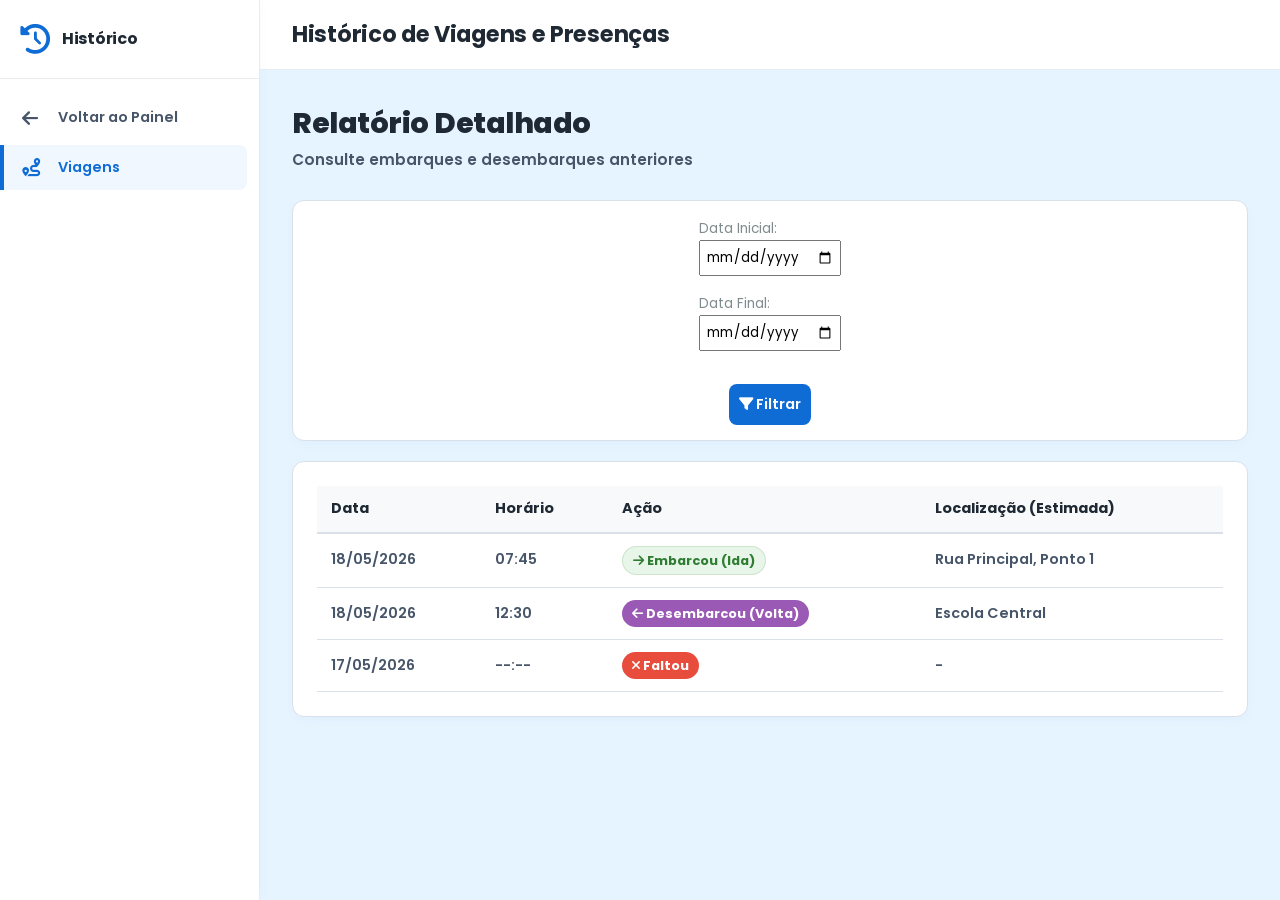
<file: pages/historico.html>
<!DOCTYPE html>
<html lang="pt-BR">
<head>
  <meta charset="UTF-8" />
  <meta name="viewport" content="width=device-width, initial-scale=1.0" />
  <title>Vantrack - Histórico e Relatórios</title>
  <link rel="stylesheet" href="../assets/css/global.css" />
  <link rel="stylesheet" href="../assets/css/dashboard.css" />
  <link rel="stylesheet" href="https://cdnjs.cloudflare.com/ajax/libs/font-awesome/6.0.0-beta3/css/all.min.css" />
  <link href="https://fonts.googleapis.com/css2?family=Poppins:wght@300;400;500;600;700&display=swap" rel="stylesheet" />
</head>
<body>
  <div class="dashboard-container">
    <aside class="sidebar">
      <div class="sidebar-header">
        <i class="fas fa-history"></i>
        <h3>Histórico</h3>
      </div>
      <nav class="sidebar-menu">
        <a href="#" class="menu-item" id="btn-voltar-dashboard">
          <i class="fas fa-arrow-left"></i>
          <span>Voltar ao Painel</span>
        </a>
        <a href="#viagens" class="menu-item active" data-menu="viagens">
          <i class="fas fa-route"></i>
          <span>Viagens</span>
        </a>
      </nav>
    </aside>

    <main class="main-content">
      <header class="top-bar">
        <div class="top-bar-left">
          <h2 id="page-title">Histórico de Viagens e Presenças</h2>
        </div>
      </header>

      <div class="content-area">
        <section id="viagens-section" class="dashboard-section active">
          <div class="section-header">
            <h1>Relatório Detalhado</h1>
            <p>Consulte embarques e desembarques anteriores</p>
          </div>

          <!-- Filtros -->
          <div class="cards-grid" style="margin-bottom: 20px;">
              <div class="card" style="padding: 15px; display: flex; gap: 15px; align-items: center;">
                  <div>
                      <label style="font-size: 0.85rem; color: #7f8c8d;">Data Inicial:</label><br/>
                      <input type="date" class="form-input" style="padding: 5px;" />
                  </div>
                  <div>
                      <label style="font-size: 0.85rem; color: #7f8c8d;">Data Final:</label><br/>
                      <input type="date" class="form-input" style="padding: 5px;" />
                  </div>
                  <div style="margin-top: 18px;">
                      <button class="btn-primary-small"><i class="fas fa-filter"></i> Filtrar</button>
                  </div>
              </div>
          </div>

          <div class="cards-grid">
            <div class="card list-card" style="grid-column: 1 / -1;">
              <div class="card-body">
                <table class="alunos-table">
                  <thead>
                    <tr>
                      <th>Data</th>
                      <th>Horário</th>
                      <th>Ação</th>
                      <th>Localização (Estimada)</th>
                    </tr>
                  </thead>
                  <tbody id="historico-table-body">
                    <tr>
                      <td>18/05/2026</td>
                      <td>07:45</td>
                      <td><span class="badge badge-ativa"><i class="fas fa-arrow-right"></i> Embarcou (Ida)</span></td>
                      <td>Rua Principal, Ponto 1</td>
                    </tr>
                    <tr>
                      <td>18/05/2026</td>
                      <td>12:30</td>
                      <td><span class="badge" style="background: #9b59b6; color: white;"><i class="fas fa-arrow-left"></i> Desembarcou (Volta)</span></td>
                      <td>Escola Central</td>
                    </tr>
                    <tr>
                      <td>17/05/2026</td>
                      <td>--:--</td>
                      <td><span class="badge badge-aguardando" style="background: #e74c3c; color: white;"><i class="fas fa-times"></i> Faltou</span></td>
                      <td>-</td>
                    </tr>
                  </tbody>
                </table>
              </div>
            </div>
          </div>
        </section>
      </div>
    </main>
  </div>
  <script src="../assets/js/historico.js"></script>
</body>
</html>
</file>
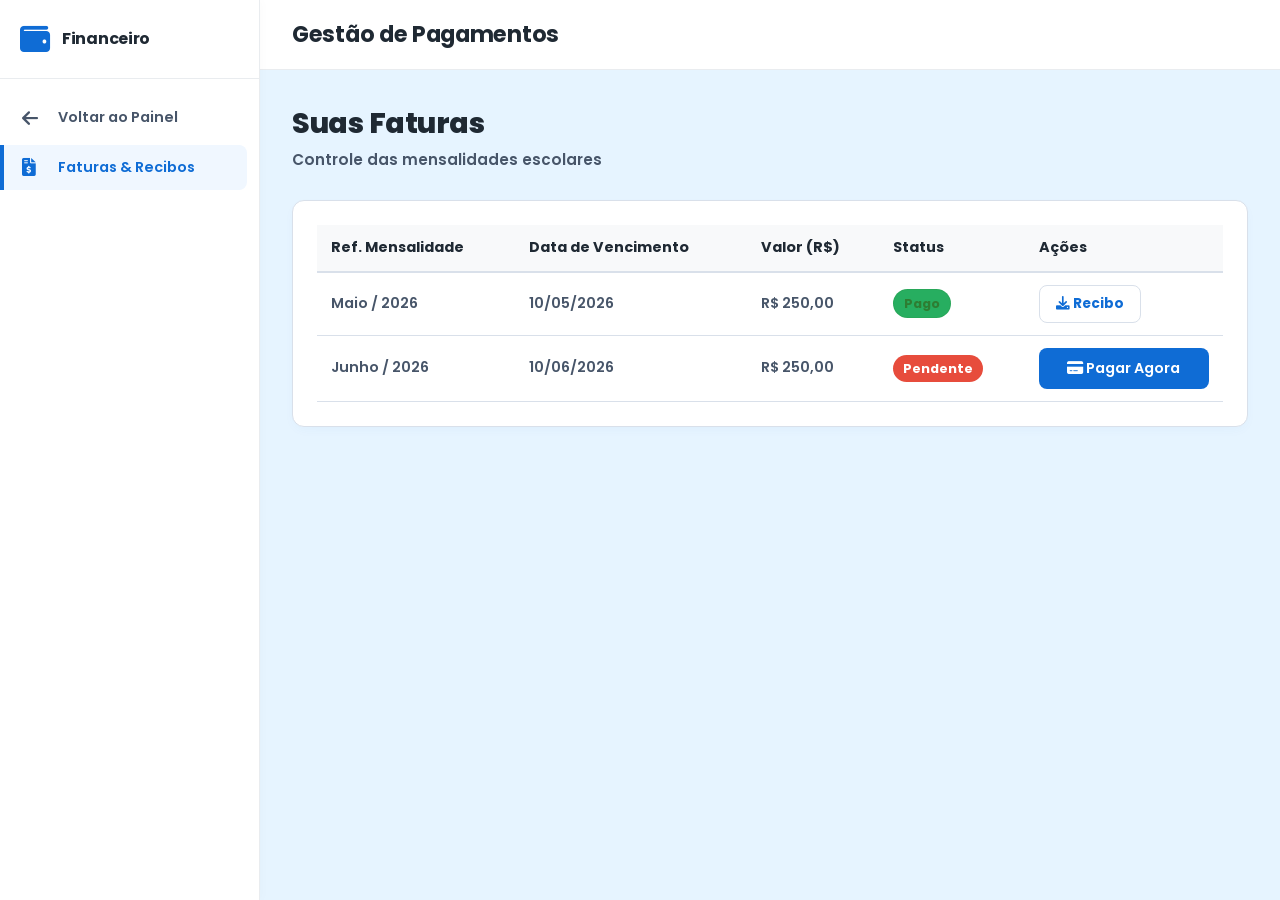
<file: pages/pagamentos.html>
<!DOCTYPE html>
<html lang="pt-BR">
<head>
  <meta charset="UTF-8" />
  <meta name="viewport" content="width=device-width, initial-scale=1.0" />
  <title>Vantrack - Pagamentos</title>
  <link rel="stylesheet" href="../assets/css/global.css" />
  <link rel="stylesheet" href="../assets/css/dashboard.css" />
  <link rel="stylesheet" href="https://cdnjs.cloudflare.com/ajax/libs/font-awesome/6.0.0-beta3/css/all.min.css" />
  <link href="https://fonts.googleapis.com/css2?family=Poppins:wght@300;400;500;600;700&display=swap" rel="stylesheet" />
</head>
<body>
  <div class="dashboard-container">
    <aside class="sidebar">
      <div class="sidebar-header">
        <i class="fas fa-wallet"></i>
        <h3>Financeiro</h3>
      </div>
      <nav class="sidebar-menu">
        <a href="#" class="menu-item" id="btn-voltar-dashboard">
          <i class="fas fa-arrow-left"></i>
          <span>Voltar ao Painel</span>
        </a>
        <a href="#faturas" class="menu-item active" data-menu="faturas">
          <i class="fas fa-file-invoice-dollar"></i>
          <span>Faturas & Recibos</span>
        </a>
      </nav>
    </aside>

    <main class="main-content">
      <header class="top-bar">
        <div class="top-bar-left">
          <h2 id="page-title">Gestão de Pagamentos</h2>
        </div>
      </header>

      <div class="content-area">
        <section id="faturas-section" class="dashboard-section active">
          <div class="section-header">
            <h1>Suas Faturas</h1>
            <p>Controle das mensalidades escolares</p>
          </div>

          <div class="cards-grid">
            <div class="card list-card" style="grid-column: 1 / -1;">
              <div class="card-body">
                <table class="alunos-table">
                  <thead>
                    <tr>
                      <th>Ref. Mensalidade</th>
                      <th>Data de Vencimento</th>
                      <th>Valor (R$)</th>
                      <th>Status</th>
                      <th>Ações</th>
                    </tr>
                  </thead>
                  <tbody id="pagamentos-table-body">
                    <tr>
                      <td>Maio / 2026</td>
                      <td>10/05/2026</td>
                      <td>R$ 250,00</td>
                      <td><span class="badge badge-ativa" style="background: #27ae60;">Pago</span></td>
                      <td><button class="btn-small"><i class="fas fa-download"></i> Recibo</button></td>
                    </tr>
                    <tr>
                      <td>Junho / 2026</td>
                      <td>10/06/2026</td>
                      <td>R$ 250,00</td>
                      <td><span class="badge badge-aguardando" style="background: #e74c3c; color: white;">Pendente</span></td>
                      <td><button class="btn-primary-small"><i class="fas fa-credit-card"></i> Pagar Agora</button></td>
                    </tr>
                  </tbody>
                </table>
              </div>
            </div>
          </div>
        </section>
      </div>
    </main>
  </div>
  <script src="../assets/js/pagamentos.js"></script>
</body>
</html>
</file>
<file: assets/css/global.css>
:root {
  /* Original Palette */
  --primary-blue: #0F6CD5;
  --primary-blue-dark: #0a56ac;
  --primary-blue-light: #007bff;
  
  --bg-dark: #05386B;
  --bg-darker: #03254a;
  --bg-light: #e6f4ff;
  --bg-lighter: #bfe3ff;
  
  /* Slate Typography */
  --text-primary: #1f2933;
  --text-secondary: #475569;
  --text-muted: #64748B;
  
  /* Borders and Inputs */
  --border-gray: #d9e0ea;
  --placeholder-gray: #a9b4c3;
  --input-bg: #f6f8fb;
  --input-focus-border: #0F6CD5;
  
  --white: #ffffff;
  --card-border: rgba(15, 108, 213, 0.08);
  
  /* Exquisite minimalist shadows */
  --shadow-sm: 0 1px 3px rgba(15, 108, 213, 0.04);
  --shadow-md: 0 4px 12px -2px rgba(15, 108, 213, 0.06);
  --shadow-lg: 0 10px 25px -5px rgba(15, 108, 213, 0.08);
  --shadow-xl: 0 16px 36px -10px rgba(15, 108, 213, 0.12);
  --shadow-text: 0 2px 4px rgba(0, 0, 0, 0.1);
  
  /* Transitions */
  --transition-smooth: all 0.25s cubic-bezier(0.4, 0, 0.2, 1);
  --transition-fast: all 0.15s cubic-bezier(0.4, 0, 0.2, 1);
}

html {
  width: 100%;
  height: 100%;
  max-width: 100%;
  overflow-x: hidden;
  scroll-behavior: smooth;
}

body {
  width: 100%;
  max-width: 100%;
  overflow-x: hidden;
  font-family: "Poppins", system-ui, -apple-system, BlinkMacSystemFont, "Segoe UI", sans-serif;
  color: var(--text-primary);
  background-color: var(--bg-light);
  line-height: 1.5;
  -webkit-font-smoothing: antialiased;
  -moz-osx-font-smoothing: grayscale;
}

input, select, button, textarea {
  font-family: inherit;
}

button {
  cursor: pointer;
}

a {
  text-decoration: none;
  color: inherit;
}

img {
  max-width: 100%;
  height: auto;
  display: block;
}

/* Glassmorphism Card Utility */
.glass-card {
  background: var(--white);
  border: 1px solid var(--card-border);
  box-shadow: var(--shadow-md);
  border-radius: 16px;
  transition: var(--transition-smooth);
}

/* Scrollbar Customization */
::-webkit-scrollbar {
  width: 6px;
  height: 6px;
}

::-webkit-scrollbar-track {
  background: rgba(0, 0, 0, 0.01);
  border-radius: 4px;
}

::-webkit-scrollbar-thumb {
  background: rgba(15, 108, 213, 0.15);
  border-radius: 4px;
  transition: var(--transition-fast);
}

::-webkit-scrollbar-thumb:hover {
  background: rgba(15, 108, 213, 0.3);
}

/* Premium Dynamic Toasts */
.toast {
  position: fixed;
  bottom: -100px;
  left: 50%;
  transform: translateX(-50%);
  padding: 14px 24px;
  border-radius: 12px;
  font-weight: 600;
  font-size: 14px;
  z-index: 9999;
  transition: bottom 0.4s cubic-bezier(0.175, 0.885, 0.32, 1.275);
  max-width: 90%;
  box-shadow: var(--shadow-lg);
  display: flex;
  align-items: center;
  gap: 10px;
  background-color: var(--white);
  border: 1px solid var(--border-gray);
}

.toast.show {
  bottom: 30px;
}

.toast-success {
  border-left: 4px solid #10b981;
  color: #0f766e;
}

.toast-warning {
  border-left: 4px solid #f59e0b;
  color: #b45309;
}

.toast-error {
  border-left: 4px solid #ef4444;
  color: #b91c1c;
}

.error-message {
  display: none;
  color: #ef4444;
  font-size: 12px;
  margin-top: 4px;
  font-weight: 500;
  animation: fadeIn 0.2s ease-in-out;
}

input.is-invalid,
select.is-invalid,
textarea.is-invalid {
  border-color: #ef4444 !important;
  background-color: #fef2f2;
}

.password-strength {
  margin-top: 8px;
  font-size: 12px;
  font-weight: 600;
  transition: var(--transition-fast);
}

.btn.is-loading {
  opacity: 0.7;
  pointer-events: none;
  position: relative;
  color: transparent !important;
}

.btn.is-loading::after {
  content: "";
  position: absolute;
  width: 16px;
  height: 16px;
  top: 50%;
  left: 50%;
  margin-top: -8px;
  margin-left: -8px;
  border: 2px solid rgba(15, 108, 213, 0.2);
  border-top-color: var(--primary-blue);
  border-radius: 50%;
  animation: spin 0.6s linear infinite;
}

.spinner {
  display: inline-block;
  width: 14px;
  height: 14px;
  border: 2px solid rgba(15, 108, 213, 0.2);
  border-top-color: var(--primary-blue);
  border-radius: 50%;
  animation: spin 0.6s linear infinite;
  margin-right: 8px;
}

@keyframes spin {
  to { transform: rotate(360deg); }
}

@keyframes fadeIn {
  from { opacity: 0; transform: translateY(-3px); }
  to { opacity: 1; transform: translateY(0); }
}

/* ========================================
   DYNAMIC GLOBAL NOTIFICATIONS (TOASTS)
   ======================================== */
.container-notificacoes {
  position: fixed;
  top: 24px;
  left: 50%;
  transform: translateX(-50%);
  z-index: 10000;
  display: flex;
  flex-direction: column;
  gap: 12px;
  pointer-events: none;
  width: 100%;
  max-width: 400px;
}

.notificacao {
  display: flex;
  align-items: center;
  gap: 12px;
  padding: 14px 20px;
  border-radius: 12px;
  font-size: 14px;
  font-weight: 600;
  box-shadow: var(--shadow-md);
  animation: slideDownNotification 0.4s cubic-bezier(0.16, 1, 0.3, 1) forwards;
  pointer-events: auto;
  border: 1px solid var(--border-gray);
  background-color: var(--white);
}

.notificacao span:first-child {
  font-size: 18px;
  flex-shrink: 0;
}

.notificacao-erro {
  color: #ef4444;
  border-left: 4px solid #ef4444;
}

.notificacao-sucesso {
  color: #10b981;
  border-left: 4px solid #10b981;
}

.notificacao-aviso {
  color: #f59e0b;
  border-left: 4px solid #f59e0b;
}

.notificacao-info {
  color: #0f6cd5;
  border-left: 4px solid #0f6cd5;
}

@keyframes slideDownNotification {
  from {
    transform: translate3d(0, -20px, 0);
    opacity: 0;
  }
  to {
    transform: translate3d(0, 0, 0);
    opacity: 1;
  }
}
</file>
<file: assets/css/dashboard.css>
:root {
  --sidebar-width: 260px;
  --topbar-height: 70px;
  --color-sidebar-bg: #ffffff; /* Pure white sidebar */
  --color-sidebar-border: #e9ecef;
  --color-menu-hover: #f8f9fa;
  --color-menu-active: #0F6CD5; /* Original royal blue */
  --color-page-bg: #e6f4ff; /* Original light sky-blue background */
  --color-card-bg: #ffffff;
  --color-card-shadow: 0 4px 12px -2px rgba(15, 108, 213, 0.04);
  --color-text-primary: #1f2933;
  --color-text-secondary: #475569;
  --color-text-light: #a9b4c3;
  --color-border: #d9e0ea;
  --color-success: #10B981;
  --color-danger: #EF4444;
  --color-warning: #f59e0b;
  --color-blue: #0F6CD5;
  --color-dark-blue: #0a56ac;
  --transition: all 0.25s cubic-bezier(0.4, 0, 0.2, 1);
}

* {
  box-sizing: border-box;
}

body {
  margin: 0;
  padding: 0;
  max-width: 100%;
  overflow-x: hidden;
  font-family: "Poppins", system-ui, -apple-system, BlinkMacSystemFont, "Segoe UI", sans-serif;
  background-color: var(--color-page-bg);
  color: var(--color-text-primary);
}

.dashboard-container {
  display: flex;
  min-height: 100vh;
}

/* Sidebar Minimalista Branca */
.sidebar {
  width: var(--sidebar-width);
  background-color: var(--color-sidebar-bg);
  border-right: 1px solid var(--color-sidebar-border);
  display: flex;
  flex-direction: column;
  position: fixed;
  height: 100vh;
  left: 0;
  top: 0;
  overflow-y: auto;
  z-index: 100;
  box-shadow: 2px 0 10px rgba(0, 0, 0, 0.02);
}

.sidebar-header {
  padding: 24px 20px;
  border-bottom: 1px solid var(--color-sidebar-border);
  display: flex;
  align-items: center;
  gap: 12px;
}

.sidebar-header i {
  font-size: 30px;
  color: var(--color-blue);
}

.sidebar-header h3 {
  margin: 0;
  font-size: 1rem;
  font-weight: 700;
  color: var(--color-text-primary);
  flex: 1;
  white-space: nowrap;
  overflow: hidden;
  text-overflow: ellipsis;
  letter-spacing: -0.3px;
}

.sidebar-menu {
  flex: 1;
  padding: 16px 0;
  display: flex;
  flex-direction: column;
  gap: 4px;
}

.menu-item {
  padding: 12px 18px;
  display: flex;
  align-items: center;
  gap: 12px;
  color: var(--color-text-secondary);
  text-decoration: none;
  transition: var(--transition);
  border-left: 4px solid transparent;
  margin-right: 12px;
  border-radius: 0 8px 8px 0;
}

.menu-item i {
  font-size: 1.15rem;
  min-width: 24px;
  transition: var(--transition);
}

.menu-item span {
  font-weight: 600;
  font-size: 0.9rem;
}

.menu-item:hover {
  background-color: var(--color-menu-hover);
  color: var(--color-blue);
}

.menu-item:hover i {
  transform: translateX(2px);
}

.menu-item.active {
  background-color: #f0f7ff;
  border-left-color: var(--color-blue);
  color: var(--color-menu-active);
}

.menu-item.active i {
  color: var(--color-blue) !important;
}

.sidebar-footer {
  padding: 16px 20px;
  border-top: 1px solid var(--color-sidebar-border);
}

.btn-logout {
  width: 100%;
  padding: 10px 14px;
  display: flex;
  align-items: center;
  justify-content: center;
  gap: 10px;
  background-color: #fee;
  color: #d32f2f;
  border: none;
  border-radius: 8px;
  font-weight: 600;
  font-size: 0.9rem;
  cursor: pointer;
  transition: var(--transition);
  font-family: inherit;
}

.btn-logout:hover {
  background-color: #fdd;
}

.main-content {
  flex: 1;
  margin-left: var(--sidebar-width);
  display: flex;
  flex-direction: column;
  min-height: 100vh;
}

/* Topbar Plana Minimalista */
.top-bar {
  height: var(--topbar-height);
  background-color: var(--color-card-bg);
  border-bottom: 1px solid var(--color-sidebar-border);
  display: flex;
  align-items: center;
  justify-content: space-between;
  padding: 0 32px;
  position: sticky;
  top: 0;
  z-index: 90;
}

.top-bar-left h2 {
  margin: 0;
  font-size: 1.4rem;
  font-weight: 700;
  color: var(--color-text-primary);
  letter-spacing: -0.3px;
}

.top-bar-right {
  display: flex;
  align-items: center;
}

.profile-widget {
  display: flex;
  align-items: center;
  gap: 12px;
}

.avatar {
  width: 36px;
  height: 36px;
  border-radius: 50%;
  object-fit: cover;
  border: 1px solid var(--color-border);
}

#profile-name {
  font-weight: 600;
  color: var(--color-text-primary);
  font-size: 0.9rem;
}

.content-area {
  flex: 1;
  padding: 32px;
  overflow-y: auto;
}

.dashboard-section {
  display: none;
}

.dashboard-section.active {
  display: block;
  animation: dashboardFadeIn 0.4s cubic-bezier(0.16, 1, 0.3, 1) forwards;
}

@keyframes dashboardFadeIn {
  from {
    opacity: 0;
    transform: translateY(10px);
  }
  to {
    opacity: 1;
    transform: translateY(0);
  }
}

.section-header {
  margin-bottom: 28px;
}

.section-header h1 {
  margin: 0 0 4px 0;
  font-size: 1.8rem;
  font-weight: 800;
  color: var(--color-text-primary);
  letter-spacing: -0.5px;
}

.section-header p {
  margin: 0;
  font-size: 0.95rem;
  color: var(--color-text-secondary);
  font-weight: 600;
}

.cards-grid {
  display: grid;
  grid-template-columns: repeat(auto-fit, minmax(350px, 1fr));
  gap: 24px;
  margin-bottom: 24px;
}

.rastreamento-grid {
  grid-template-columns: 2fr 1fr;
}

@media (max-width: 1200px) {
  .rastreamento-grid {
    grid-template-columns: 1fr;
  }

  .status-container {
    display: grid;
    grid-template-columns: repeat(2, 1fr);
    gap: 24px;
  }
}

@media (max-width: 768px) {
  .status-container {
    grid-template-columns: 1fr;
  }

  .cards-grid {
    grid-template-columns: 1fr;
  }
}

.card {
  background-color: var(--color-card-bg);
  border-radius: 12px;
  box-shadow: var(--color-card-shadow);
  overflow: hidden;
  display: flex;
  flex-direction: column;
  transition: var(--transition);
  border: 1px solid var(--color-border);
}

.card:hover {
  transform: translateY(-2px);
  box-shadow: 0 8px 24px -2px rgba(15, 108, 213, 0.06);
  border-color: rgba(15, 108, 213, 0.15);
}

.card-header {
  padding: 20px 24px;
  border-bottom: 1px solid var(--color-border);
  display: flex;
  align-items: center;
  gap: 12px;
}

.card-header i {
  font-size: 1.4rem;
  color: var(--color-blue);
}

.card-header h3 {
  margin: 0;
  font-size: 1.05rem;
  font-weight: 700;
  color: var(--color-text-primary);
  letter-spacing: -0.3px;
}

.card-body {
  padding: 24px;
  flex: 1;
}

.card-footer {
  padding: 12px 24px;
  border-top: 1px solid var(--color-border);
  display: flex;
  justify-content: space-between;
  align-items: center;
  background-color: #f8f9fa;
}

.info-text {
  font-size: 0.85rem;
  color: var(--color-text-secondary);
  font-weight: 600;
}

.checklist-alunos {
  list-style: none;
  margin: 0;
  padding: 0;
  display: flex;
  flex-direction: column;
  gap: 10px;
}

.aluno-item {
  display: flex;
  align-items: center;
  justify-content: space-between;
  padding: 12px 16px;
  background-color: #f8f9fa;
  border-radius: 10px;
  border-left: 3px solid transparent;
  transition: var(--transition);
}

.aluno-item:hover {
  background-color: #f1f3f5;
  transform: translateX(2px);
}

.aluno-nome {
  font-weight: 600;
  color: var(--color-text-primary);
  font-size: 0.95rem;
}

.aluno-status {
  display: flex;
  gap: 8px;
}

.btn-status {
  width: 32px;
  height: 32px;
  border: none;
  border-radius: 50%;
  display: flex;
  align-items: center;
  justify-content: center;
  cursor: pointer;
  font-size: 0.95rem;
  transition: var(--transition);
}

.btn-confirmar {
  background-color: #e8f5e9;
  color: var(--color-success);
  border: 1px solid rgba(16, 185, 129, 0.15);
}

.btn-confirmar:hover,
.btn-confirmar.active {
  background-color: var(--color-success);
  color: white;
}

.btn-negado {
  background-color: #ffebee;
  color: var(--color-danger);
  border: 1px solid rgba(239, 68, 68, 0.15);
}

.btn-negado:hover,
.btn-negado.active {
  background-color: var(--color-danger);
  color: white;
}

.mapa-placeholder {
  min-height: 220px;
  background-color: #f8f9fa;
  border-radius: 10px;
  display: flex;
  flex-direction: column;
  align-items: center;
  justify-content: center;
  gap: 10px;
  margin-bottom: 16px;
  border: 1px dashed var(--color-border);
}

.mapa-placeholder i {
  font-size: 3rem;
  color: var(--color-text-light);
  animation: mapPulse 2s infinite;
}

@keyframes mapPulse {
  0%, 100% { transform: scale(1); opacity: 0.7; }
  50% { transform: scale(1.05); opacity: 0.9; }
}

.mapa-placeholder p {
  margin: 0;
  color: var(--color-text-secondary);
  font-size: 0.9rem;
  font-weight: 600;
}

.rota-info {
  display: grid;
  grid-template-columns: repeat(3, 1fr);
  gap: 12px;
}

.info-item {
  display: flex;
  flex-direction: column;
  gap: 4px;
  padding: 10px;
  background-color: #f8f9fa;
  border-radius: 10px;
  border: 1px solid var(--color-border);
}

.info-item .label {
  font-size: 0.75rem;
  color: var(--color-text-light);
  text-transform: uppercase;
  letter-spacing: 0.5px;
  font-weight: 700;
}

.info-item .value {
  font-size: 1rem;
  font-weight: 700;
  color: var(--color-blue);
}

.mensagens-list {
  list-style: none;
  margin: 0;
  padding: 0;
  display: flex;
  flex-direction: column;
  gap: 10px;
  max-height: 300px;
  overflow-y: auto;
}

.mensagem-item {
  padding: 14px;
  background-color: #f8f9fa;
  border-radius: 10px;
  border-left: 3px solid var(--color-blue);
}

.mensagem-header {
  display: flex;
  justify-content: space-between;
  margin-bottom: 8px;
}

.remetente-nome {
  font-weight: 700;
  color: var(--color-text-primary);
  font-size: 0.9rem;
}

.timestamp {
  font-size: 0.8rem;
  color: var(--color-text-light);
  font-weight: 600;
}

.mensagem-texto {
  margin: 0;
  color: var(--color-text-secondary);
  font-size: 0.9rem;
  line-height: 1.4;
}

.btn-primary-small {
  width: 100%;
  padding: 10px;
  background-color: var(--color-blue);
  color: white;
  border: none;
  border-radius: 8px;
  font-weight: 600;
  font-size: 0.9rem;
  cursor: pointer;
  transition: var(--transition);
  font-family: inherit;
}

.btn-primary-small:hover {
  background-color: var(--color-dark-blue);
}

.alunos-table {
  width: 100%;
  border-collapse: collapse;
  font-size: 0.9rem;
}

.alunos-table thead {
  background-color: #f8f9fa;
}

.alunos-table th {
  padding: 12px 14px;
  text-align: left;
  font-weight: 700;
  color: var(--color-text-primary);
  border-bottom: 2px solid var(--color-border);
}

.alunos-table td {
  padding: 12px 14px;
  border-bottom: 1px solid var(--color-border);
  color: var(--color-text-secondary);
  font-weight: 600;
}

.badge {
  display: inline-block;
  padding: 4px 10px;
  border-radius: 20px;
  font-size: 0.8rem;
  font-weight: 700;
}

.badge-confirmado {
  background-color: #e8f5e9;
  color: #2e7d32;
  border: 1px solid rgba(46, 125, 50, 0.15);
}

.badge-ativa {
  background-color: #e8f5e9;
  color: #2e7d32;
  border: 1px solid rgba(46, 125, 50, 0.15);
}

.badge-pendente {
  background-color: #fff3e0;
  color: #e65100;
  border: 1px solid rgba(230, 81, 0, 0.15);
}

.rotas-list {
  display: flex;
  flex-direction: column;
  gap: 10px;
}

.rota-item {
  padding: 14px;
  background-color: #f8f9fa;
  border-radius: 10px;
  border: 1px solid var(--color-border);
  border-left: 3px solid var(--color-blue);
}

.rota-header {
  display: flex;
  justify-content: space-between;
  align-items: center;
  margin-bottom: 8px;
}

.rota-header h4 {
  margin: 0;
  font-size: 0.95rem;
  font-weight: 700;
  color: var(--color-text-primary);
}

.rota-detalhe {
  margin: 4px 0;
  font-size: 0.85rem;
  color: var(--color-text-secondary);
  display: flex;
  align-items: center;
  gap: 6px;
}

.rota-detalhe i {
  color: var(--color-blue);
}

/* Chat Minimalista e Limpo */
.chat-container {
  display: flex;
  height: 500px;
  gap: 0;
  border-radius: 12px;
  overflow: hidden;
  background-color: var(--white);
  border: 1px solid var(--color-border);
  box-shadow: var(--color-card-shadow);
}

.chat-sidebar {
  width: 250px;
  background-color: #f8f9fa;
  border-right: 1px solid var(--color-border);
  display: flex;
  flex-direction: column;
}

.chat-search {
  padding: 12px;
  border-bottom: 1px solid var(--color-border);
}

.chat-search input {
  width: 100%;
  padding: 8px 12px;
  border: 1px solid var(--color-border);
  border-radius: 18px;
  font-size: 0.85rem;
  font-family: inherit;
  outline: none;
}

.chat-search input:focus {
  border-color: var(--color-blue);
}

.chat-list {
  list-style: none;
  margin: 0;
  padding: 6px;
  flex: 1;
  overflow-y: auto;
  display: flex;
  flex-direction: column;
  gap: 2px;
}

.chat-item {
  padding: 10px;
  display: flex;
  gap: 10px;
  cursor: pointer;
  transition: var(--transition);
  border-radius: 8px;
}

.chat-item:hover,
.chat-item.active {
  background-color: #e9ecef;
}

.chat-item.active {
  background-color: #e6f4ff;
  color: var(--color-blue);
}

.chat-avatar {
  width: 36px;
  height: 36px;
  border-radius: 50%;
  background-color: var(--color-blue);
  display: flex;
  align-items: center;
  justify-content: center;
  color: white;
  font-size: 1.1rem;
  flex-shrink: 0;
}

.chat-info {
  flex: 1;
  display: flex;
  flex-direction: column;
  gap: 2px;
  min-width: 0;
}

.chat-name {
  font-weight: 700;
  font-size: 0.9rem;
  color: var(--color-text-primary);
}

.chat-preview {
  font-size: 0.8rem;
  color: var(--color-text-secondary);
  white-space: nowrap;
  overflow: hidden;
  text-overflow: ellipsis;
}

.chat-main,
.chat-main-full {
  flex: 1;
  display: flex;
  flex-direction: column;
  background-color: var(--white);
}

.chat-header,
.chat-header-motorista {
  padding: 14px 20px;
  border-bottom: 1px solid var(--color-border);
  background-color: #f8f9fa;
}

.chat-header h3,
.chat-header-motorista h3 {
  margin: 0;
  font-size: 1rem;
  font-weight: 700;
  color: var(--color-text-primary);
}

.motorista-info {
  display: flex;
  align-items: center;
  gap: 12px;
}

.motorista-avatar {
  width: 36px;
  height: 36px;
  border-radius: 50%;
  background-color: var(--color-blue);
  display: flex;
  align-items: center;
  justify-content: center;
  color: white;
  font-size: 1.25rem;
}

.motorista-status {
  margin: 2px 0 0 0;
  font-size: 0.8rem;
  color: var(--color-text-secondary);
  font-weight: 600;
  display: flex;
  align-items: center;
  gap: 4px;
}

.motorista-status i {
  color: var(--color-success);
}

.chat-messages,
.chat-messages-motorista {
  flex: 1;
  padding: 20px;
  overflow-y: auto;
  display: flex;
  flex-direction: column;
  gap: 12px;
  background-color: #fafbfd;
}

.mensagem-recebida {
  display: flex;
  align-items: flex-end;
  gap: 8px;
  align-self: flex-start;
  max-width: 75%;
}

.mensagem-recebida p {
  margin: 0;
  padding: 10px 14px;
  background-color: #e9ecef;
  border-radius: 12px 12px 12px 2px;
  color: var(--color-text-primary);
  font-size: 0.9rem;
  line-height: 1.4;
  font-weight: 500;
}

.mensagem-recebida .hora {
  font-size: 0.75rem;
  color: var(--color-text-light);
  margin-top: 4px;
  font-weight: 600;
}

.mensagem-enviada {
  display: flex;
  align-items: flex-end;
  gap: 8px;
  align-self: flex-end;
  max-width: 75%;
}

.mensagem-enviada p {
  margin: 0;
  padding: 10px 14px;
  background-color: var(--color-blue);
  color: white;
  border-radius: 12px 12px 2px 12px;
  font-size: 0.9rem;
  line-height: 1.4;
  font-weight: 500;
}

.mensagem-enviada .hora {
  font-size: 0.75rem;
  color: var(--color-text-light);
  font-weight: 600;
}

.chat-input-area {
  padding: 12px 20px;
  border-top: 1px solid var(--color-border);
  display: flex;
  gap: 10px;
  background-color: white;
  align-items: center;
}

.chat-input-area input {
  flex: 1;
  padding: 10px 16px;
  border: 1px solid var(--color-border);
  border-radius: 99px;
  font-size: 0.95rem;
  font-family: inherit;
  outline: none;
  background-color: #f8f9fa;
  transition: var(--transition);
}

.chat-input-area input:focus {
  border-color: var(--color-blue);
  background-color: var(--white);
}

.btn-enviar-chat {
  width: 38px;
  height: 38px;
  border: none;
  border-radius: 50%;
  background-color: var(--color-blue);
  color: white;
  display: flex;
  align-items: center;
  justify-content: center;
  cursor: pointer;
  transition: var(--transition);
  font-size: 1rem;
}

.btn-enviar-chat:hover {
  background-color: var(--color-dark-blue);
  transform: scale(1.03);
}

.rastreamento-card {
  grid-column: span 2;
}

@media (max-width: 1024px) {
  .rastreamento-card {
    grid-column: span 1;
  }
}

.mapa-rastreamento {
  min-height: 300px;
  background-color: #f8f9fa;
  border-radius: 16px;
  position: relative;
  border: 1px solid var(--color-border);
  overflow: hidden;
  box-shadow: 0 10px 25px -5px rgba(0, 0, 0, 0.02), 0 8px 10px -6px rgba(0, 0, 0, 0.02);
}

.map-loading-placeholder {
  position: absolute;
  top: 0;
  left: 0;
  width: 100%;
  height: 100%;
  display: flex;
  flex-direction: column;
  align-items: center;
  justify-content: center;
  gap: 12px;
  background-color: #f8fafc;
  z-index: 1001;
  font-family: inherit;
  border-radius: 16px;
}

/* Pulsating Radar Effect for Leaflet Markers */
.van-pulse-ring {
  position: absolute;
  width: 60px;
  height: 60px;
  border-radius: 50%;
  border: 3px solid rgba(15, 108, 213, 0.4);
  animation: vanRadarPulse 2s infinite ease-out;
  pointer-events: none;
  top: -10px;
  left: -10px;
  box-sizing: border-box;
}

@keyframes vanRadarPulse {
  0% {
    transform: scale(0.5);
    opacity: 1;
  }
  100% {
    transform: scale(1.5);
    opacity: 0;
  }
}

/* Modernize Leaflet Zoom Controls */
.leaflet-bar {
  border: none !important;
  box-shadow: 0 10px 25px -5px rgba(0, 0, 0, 0.1), 0 8px 10px -6px rgba(0, 0, 0, 0.1) !important;
  border-radius: 12px !important;
  overflow: hidden;
}

.leaflet-bar a {
  background-color: rgba(255, 255, 255, 0.9) !important;
  backdrop-filter: blur(8px);
  -webkit-backdrop-filter: blur(8px);
  color: #334155 !important;
  border-bottom: 1px solid #f1f5f9 !important;
  transition: all 0.2s ease !important;
  font-weight: bold;
}

.leaflet-bar a:hover {
  background-color: #ffffff !important;
  color: var(--color-blue) !important;
  transform: scale(1.05);
}

.leaflet-bar a.leaflet-disabled {
  background-color: #f8fafc !important;
  color: #94a3b8 !important;
}

/* Glassmorphism Floating Route Panel */
.floating-route-panel {
  position: absolute;
  top: 20px;
  left: 20px;
  z-index: 1000;
  background: rgba(255, 255, 255, 0.85);
  backdrop-filter: blur(16px);
  -webkit-backdrop-filter: blur(16px);
  border-radius: 20px;
  padding: 22px;
  width: 300px;
  box-shadow: 0 20px 40px rgba(15, 23, 42, 0.12);
  border: 1px solid rgba(255, 255, 255, 0.6);
  display: flex;
  flex-direction: column;
  gap: 16px;
  box-sizing: border-box;
  font-family: inherit;
  transition: all 0.3s ease;
  animation: panelSlideIn 0.5s cubic-bezier(0.16, 1, 0.3, 1) forwards;
}

@keyframes panelSlideIn {
  from {
    transform: translateY(-10px);
    opacity: 0;
  }
  to {
    transform: translateY(0);
    opacity: 1;
  }
}

.pulse-status-dot {
  width: 8px;
  height: 8px;
  border-radius: 50%;
  background-color: #0284c7;
  display: inline-block;
  animation: dotPulse 1.8s infinite ease-in-out;
}

.pulse-status-dot.conectado {
  background-color: #10b981;
  animation-name: dotPulseConectado;
}

.pulse-status-dot.desconectado {
  background-color: #ef4444;
  animation-name: dotPulseDesconectado;
}

@keyframes dotPulse {
  0% {
    transform: scale(0.8);
    box-shadow: 0 0 0 0 rgba(2, 132, 199, 0.5);
  }
  70% {
    transform: scale(1.2);
    box-shadow: 0 0 0 6px rgba(2, 132, 199, 0);
  }
  100% {
    transform: scale(0.8);
    box-shadow: 0 0 0 0 rgba(2, 132, 199, 0);
  }
}

@keyframes dotPulseConectado {
  0% {
    transform: scale(0.8);
    box-shadow: 0 0 0 0 rgba(16, 185, 129, 0.5);
  }
  70% {
    transform: scale(1.2);
    box-shadow: 0 0 0 6px rgba(16, 185, 129, 0);
  }
  100% {
    transform: scale(0.8);
    box-shadow: 0 0 0 0 rgba(16, 185, 129, 0);
  }
}

@keyframes dotPulseDesconectado {
  0% {
    transform: scale(0.8);
    box-shadow: 0 0 0 0 rgba(239, 68, 68, 0.5);
  }
  70% {
    transform: scale(1.2);
    box-shadow: 0 0 0 6px rgba(239, 68, 68, 0);
  }
  100% {
    transform: scale(0.8);
    box-shadow: 0 0 0 0 rgba(239, 68, 68, 0);
  }
}


.status-card {
  min-height: 280px;
}

.status-body {
  display: flex;
  flex-direction: column;
  gap: 16px;
}

.status-badge {
  padding: 14px;
  border-radius: 10px;
  display: flex;
  align-items: center;
  gap: 12px;
  font-weight: 700;
  font-size: 0.95rem;
}

.status-aguardando {
  background-color: #fff9e6;
  color: #d97706;
  border: 1px solid rgba(217, 119, 6, 0.15);
}

.status-em-rota {
  background-color: #e8f4ff;
  color: var(--color-blue);
  border: 1px solid rgba(15, 108, 213, 0.15);
}

.status-chegou {
  background-color: #e8f5e9;
  color: var(--color-success);
  border: 1px solid rgba(16, 185, 129, 0.15);
}

.status-detalhes {
  display: flex;
  flex-direction: column;
  gap: 8px;
}

.detalhe-item {
  display: flex;
  justify-content: space-between;
  font-size: 0.9rem;
  padding-bottom: 6px;
  border-bottom: 1px solid #f1f3f5;
}

.detalhe-item:last-child {
  border-bottom: none;
}

.detalhe-item .label {
  color: var(--color-text-secondary);
  font-weight: 600;
}

.detalhe-item .value {
  color: var(--color-text-primary);
  font-weight: 700;
}

.presenca-card {
  min-height: 280px;
}

.presenca-body {
  display: flex;
  flex-direction: column;
  gap: 16px;
  align-items: center;
  justify-content: center;
}

.presenca-texto {
  margin: 0;
  font-size: 1.1rem;
  font-weight: 700;
  color: var(--color-text-primary);
  text-align: center;
}

.toggle-presenca {
  display: flex;
  gap: 12px;
  width: 100%;
}

.btn-presenca {
  flex: 1;
  padding: 12px 14px;
  border: 1.5px solid var(--color-border);
  border-radius: 10px;
  background-color: transparent;
  color: var(--color-text-secondary);
  font-weight: 700;
  cursor: pointer;
  display: flex;
  flex-direction: column;
  align-items: center;
  gap: 6px;
  transition: var(--transition);
  font-family: inherit;
  font-size: 0.9rem;
}

.btn-presenca i {
  font-size: 1.4rem;
}

.btn-presenca:hover {
  border-color: var(--color-blue);
  color: var(--color-blue);
  background-color: #f8f9fa;
}

.btn-presenca.active.btn-vai-sim {
  background-color: #e8f5e9;
  border-color: var(--color-success);
  color: var(--color-success);
}

.btn-presenca.active.btn-vai-nao {
  background-color: #ffebee;
  border-color: var(--color-danger);
  color: var(--color-danger);
}

.presenca-confirmado {
  font-size: 0.85rem;
  color: var(--color-success);
  font-weight: 700;
  text-align: center;
  min-height: 20px;
}

.frequencia-card {
  grid-column: span 2;
}

@media (max-width: 768px) {
  .frequencia-card {
    grid-column: span 1;
  }
}

.frequencia-toggle-grande {
  display: flex;
  flex-direction: column;
  align-items: center;
  gap: 20px;
  padding: 24px;
}

.frequencia-toggle-grande h2 {
  margin: 0;
  font-size: 1.25rem;
  font-weight: 700;
  color: var(--color-text-primary);
  text-align: center;
}

.toggle-button {
  width: 76px;
  height: 40px;
  border-radius: 99px;
  border: 2px solid var(--color-border);
  background-color: #e2e8f0;
  cursor: pointer;
  transition: var(--transition);
  display: flex;
  align-items: center;
  position: relative;
  padding: 0 4px;
}

.toggle-button:hover {
  border-color: var(--color-blue);
}

.toggle-button.active {
  background-color: var(--color-success);
  border-color: var(--color-success);
}

.toggle-circle {
  width: 32px;
  height: 32px;
  border-radius: 50%;
  background-color: white;
  transition: var(--transition);
  box-shadow: 0 2px 4px rgba(0,0,0,0.1);
}

.toggle-button.active .toggle-circle {
  transform: translateX(36px);
}

#toggle-label {
  font-size: 1rem;
  font-weight: 700;
  color: var(--color-text-primary);
}

.calendario-card {
  grid-column: span 2;
}

@media (max-width: 768px) {
  .calendario-card {
    grid-column: span 1;
  }
}

.calendario-presenca {
  width: 100%;
}

.mes-header {
  display: flex;
  justify-content: space-between;
  align-items: center;
  margin-bottom: 16px;
}

.mes-header button {
  width: 36px;
  height: 36px;
  border: 1px solid var(--color-border);
  border-radius: 8px;
  background-color: var(--white);
  cursor: pointer;
  transition: var(--transition);
  font-family: inherit;
  display: flex;
  align-items: center;
  justify-content: center;
  color: var(--color-text-primary);
}

.mes-header button:hover {
  background-color: #f1f3f5;
  border-color: var(--color-text-secondary);
}

#mes-ano {
  font-weight: 700;
  color: var(--color-text-primary);
  font-size: 1rem;
}

.dias-semana {
  display: grid;
  grid-template-columns: repeat(7, 1fr);
  gap: 8px;
  margin-bottom: 10px;
}

.dia-semana {
  text-align: center;
  font-weight: 700;
  font-size: 0.8rem;
  color: var(--color-text-light);
  padding: 6px 0;
}

.dias-calendario {
  display: grid;
  grid-template-columns: repeat(7, 1fr);
  gap: 8px;
}

.dia-calendario {
  aspect-ratio: 1;
  display: flex;
  flex-direction: column;
  align-items: center;
  justify-content: center;
  border: 1px solid #f1f5f9;
  background-color: #ffffff;
  border-radius: 12px;
  cursor: pointer;
  transition: all 0.25s cubic-bezier(0.4, 0, 0.2, 1);
  font-weight: 600;
  font-size: 0.95rem;
  color: #334155;
  box-shadow: 0 2px 4px rgba(0, 0, 0, 0.01);
  position: relative;
}

.dia-calendario:hover:not(.desativado):not(.fim-de-semana) {
  border-color: var(--color-blue);
  background-color: #f0f7ff;
  transform: translateY(-2px) scale(1.05);
  box-shadow: 0 10px 15px -3px rgba(15, 108, 213, 0.1), 0 4px 6px -2px rgba(15, 108, 213, 0.05);
  z-index: 2;
}

.dia-calendario.presente {
  background-color: #ecfdf5;
  border-color: #a7f3d0;
  color: #059669;
  font-weight: 700;
}

.dia-calendario.presente::after {
  content: '';
  position: absolute;
  bottom: 6px;
  width: 4px;
  height: 4px;
  border-radius: 50%;
  background-color: #059669;
}

.dia-calendario.ausente {
  background-color: #fef2f2;
  border-color: #fecaca;
  color: #dc2626;
  font-weight: 700;
}

.dia-calendario.ausente::after {
  content: '';
  position: absolute;
  bottom: 6px;
  width: 4px;
  height: 4px;
  border-radius: 50%;
  background-color: #dc2626;
}

.dia-calendario.fim-de-semana {
  background-color: #f8fafc;
  color: #94a3b8;
  border-style: dashed;
  border-color: #e2e8f0;
  cursor: not-allowed !important;
  pointer-events: none;
}

.dia-calendario.desativado {
  background-color: #f8fafc;
  border-color: #f8fafc;
  color: #cbd5e1;
  cursor: default;
  pointer-events: none;
  box-shadow: none;
}

.dia-calendario.hoje {
  border: 2px solid var(--color-blue);
  box-shadow: 0 0 0 3px rgba(15, 108, 213, 0.15);
}

.chat-motorista-card {
  min-height: 600px;
}

.config-grid {
  grid-template-columns: repeat(auto-fit, minmax(300px, 1fr));
}

.config-card {
  min-height: 200px;
}

.config-item {
  display: flex;
  flex-direction: column;
  gap: 6px;
  margin-bottom: 12px;
}

.config-item label {
  font-weight: 700;
  color: var(--color-text-primary);
  font-size: 0.9rem;
}

.config-item p {
  margin: 0;
  color: var(--color-text-secondary);
  font-size: 0.9rem;
  font-weight: 600;
}

.btn-small {
  align-self: flex-start;
  padding: 8px 16px;
  border: 1px solid var(--color-border);
  background-color: transparent;
  color: var(--color-blue);
  border-radius: 8px;
  font-weight: 700;
  font-size: 0.85rem;
  cursor: pointer;
  transition: var(--transition);
  font-family: inherit;
}

.btn-small:hover {
  background-color: #f0f7ff;
  border-color: var(--color-blue);
}

.btn-editar,
.btn-seguranca {
  color: var(--color-blue);
}

.btn-editar:hover,
.btn-seguranca:hover {
  background-color: #f0f7ff;
}

.config-checkbox {
  display: flex;
  align-items: center;
  gap: 8px;
  margin-bottom: 12px;
}

.config-checkbox label {
  display: flex;
  align-items: center;
  gap: 8px;
  cursor: pointer;
  font-weight: 600;
  color: var(--color-text-primary);
  font-size: 0.9rem;
  margin: 0;
  user-select: none;
}

.config-checkbox input[type="checkbox"] {
  width: 18px;
  height: 18px;
  cursor: pointer;
  accent-color: var(--color-blue);
}

/* Mobile Menu Controls */
.btn-menu-mobile {
  display: none !important;
}

@media (max-width: 768px) {
  .btn-menu-mobile {
    display: flex !important;
    align-items: center;
    justify-content: center;
    background: transparent;
    border: none;
    color: #1e293b;
    font-size: 1.35rem;
    cursor: pointer;
    width: 38px;
    height: 38px;
    border-radius: 8px;
    transition: all 0.2s ease;
    padding: 0;
  }

  .btn-menu-mobile:hover {
    background-color: #f1f5f9;
  }

  #mobile-sidebar-close {
    display: flex !important;
    align-items: center;
    justify-content: center;
    background: transparent;
    border: none;
    color: #64748b;
    font-size: 1.2rem;
    cursor: pointer;
    width: 32px;
    height: 32px;
    border-radius: 8px;
    transition: all 0.2s ease;
    padding: 0;
  }

  #mobile-sidebar-close:hover {
    background-color: #f1f5f9;
    color: #ef4444;
  }

  .sidebar-header {
    justify-content: space-between !important;
  }

  .sidebar {
    transform: translateX(-100%);
    transition: transform 0.25s cubic-bezier(0.16, 1, 0.3, 1);
    z-index: 1000;
  }

  .sidebar.active {
    transform: translateX(0);
    box-shadow: 10px 0 30px rgba(0, 0, 0, 0.1);
  }

  .main-content {
    margin-left: 0;
  }

  .top-bar {
    padding: 0 20px;
  }

  .content-area {
    padding: 20px;
  }

  .chat-container {
    flex-direction: column;
    height: auto;
  }

  .chat-sidebar {
    width: 100%;
    min-height: 180px;
  }

  .cards-grid {
    grid-template-columns: 1fr;
  }

  /* Simulated Mobile Layout Adjustments */
  .perfil-card {
    grid-column: span 1 !important;
    padding: 20px !important;
    width: 100% !important;
    max-width: 100% !important;
  }

  .perfil-info-grid {
    grid-template-columns: 1fr !important;
    gap: 16px !important;
  }

  .config-grid {
    grid-template-columns: 1fr !important;
    gap: 16px !important;
    width: 100% !important;
    max-width: 100% !important;
  }

  .dashboard-container {
    max-width: 100% !important;
    overflow-x: hidden !important;
  }
}

/* Quick Actions buttons below tracking map */
.btn-acao-rapida {
  transition: all 0.25s cubic-bezier(0.4, 0, 0.2, 1) !important;
}

.btn-acao-rapida:hover {
  transform: translateY(-2.5px);
  box-shadow: 0 6px 15px rgba(0, 0, 0, 0.06) !important;
  background-color: #fcfcfc !important;
}

.btn-acao-rapida:active {
  transform: translateY(0);
  box-shadow: 0 2px 4px rgba(0, 0, 0, 0.02) !important;
}

@keyframes pulseDot {
  0% {
    transform: scale(0.9);
    box-shadow: 0 0 0 0 rgba(2, 132, 199, 0.6);
  }
  70% {
    transform: scale(1.1);
    box-shadow: 0 0 0 8px rgba(2, 132, 199, 0);
  }
  100% {
    transform: scale(0.9);
    box-shadow: 0 0 0 0 rgba(2, 132, 199, 0);
  }
}

@media (max-width: 992px) {
  .rastreamento-widgets-grid {
    grid-template-columns: 1fr !important;
    gap: 20px !important;
  }
}

@keyframes userLocationPulse {
  0% {
    box-shadow: 0 0 0 0 rgba(2, 132, 199, 0.7);
  }
  70% {
    box-shadow: 0 0 0 10px rgba(2, 132, 199, 0);
  }
  100% {
    box-shadow: 0 0 0 0 rgba(2, 132, 199, 0);
  }
}
</file>
